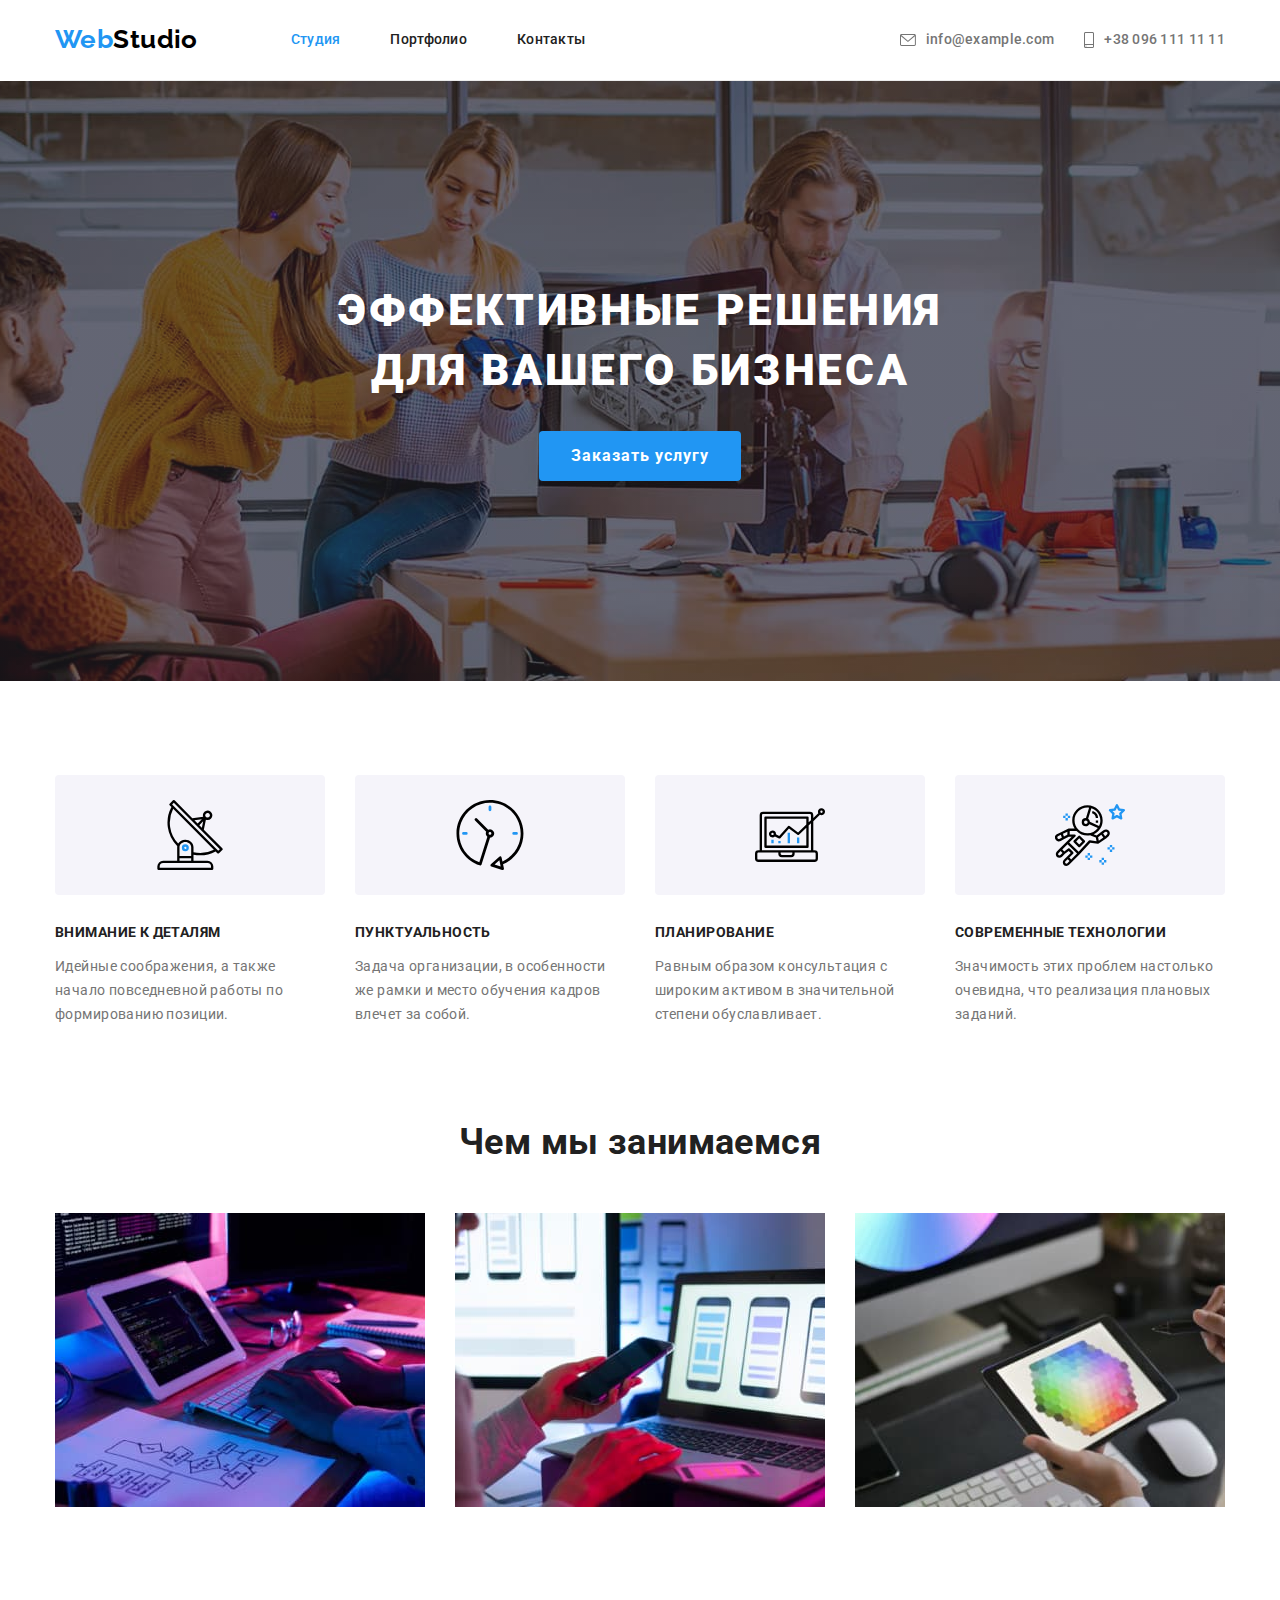
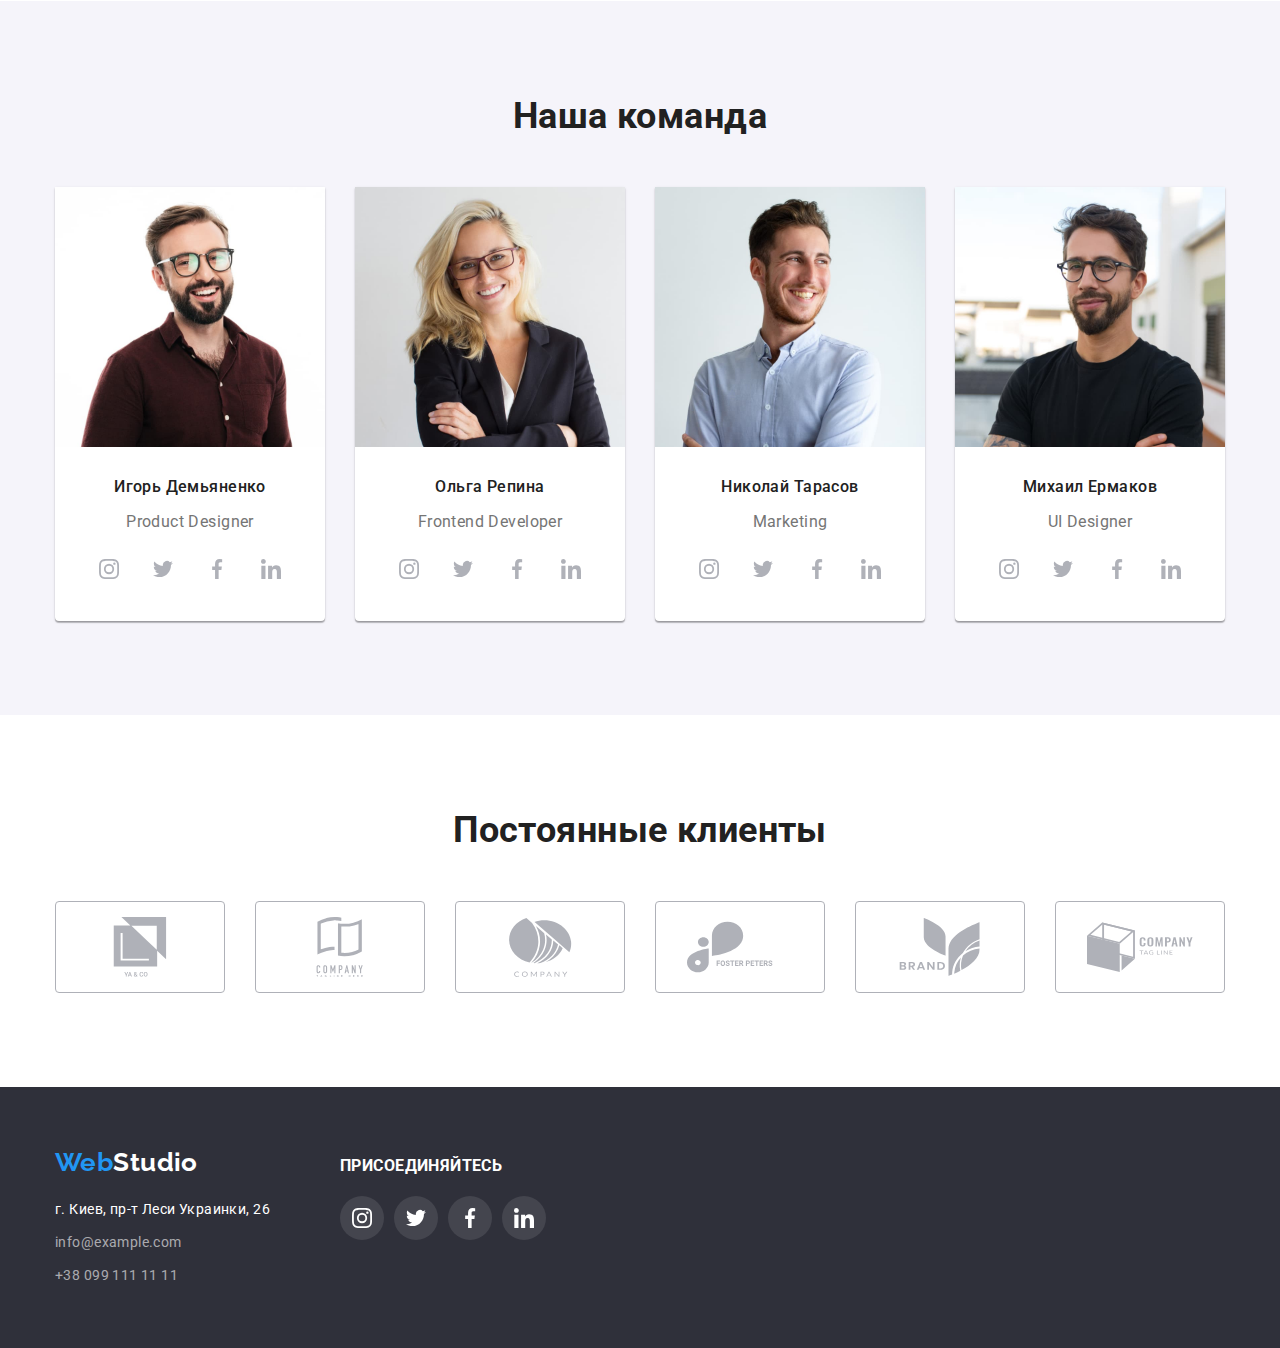
<file: index.html>
<!DOCTYPE html>
<html lang="ru">
  <head>
    <meta charset="UTF-8" />
    <meta http-equiv="X-UA-Compatible" content="IE=edge" />
    <meta name="viewport" content="width=device-width, initial-scale=1.0" />
    <link
      href="https://fonts.googleapis.com/css2?family=Raleway:wght@700&family=Roboto:wght@400;500;700;900&display=swap"
      rel="stylesheet"
    />
    <link
      rel="stylesheet"
      href="https://cdnjs.cloudflare.com/ajax/libs/modern-normalize/1.1.0/modern-normalize.min.css"
    />
    <link rel="stylesheet" href="./css/style.css" />
    <title>Document</title>
  </head>

  <body>
    <!--ШАПКА-->

    <header>
      <div class="container main-nav">
        <nav class="logo-nav">
          <a href="./index.html" lang="en" class="logo"
            ><span class="logo-color">Web</span>Studio</a
          >
          <ul class="site-nav list">
            <li class="item"><a href="./index.html" class="link current">Студия</a></li>
            <li class="item"><a href="./portfolio.html" class="link">Портфолио</a></li>
            <li class="item"><a href="#" class="link">Контакты</a></li>
          </ul>
        </nav>

        <ul class="auth-nav list">
          <li class="item">
            <a class="contact-list" href="mailto:info@devstudio.com">
              <svg class="contact-icon" aria-hidden="true" width="16" height="12">
                <use href="./images/icons.svg.svg#icon-envelope"></use>
              </svg>
              info@example.com
            </a>
          </li>
          <li class="item">
            <a class="contact-list" href="tel:+380961111111">
              <svg class="contact-icon" aria-hidden="true" width="10" height="16">
                <use href="./images/icons.svg.svg#icon-smartphone"></use>
              </svg>
              +38 096 111 11 11
            </a>
          </li>
        </ul>
      </div>
    </header>

    <!--Контент-->

    <main>
      <!-- Герой-->

      <section class="hero">
        <h1 class="title">Эффективные решения для вашего бизнеса</h1>
        <button type="button" class="button">Заказать услугу</button>
      </section>

      <!--Особенности-->

      <section class="section">
        <div class="container">
          <h2 class="visually-hidden">Особенности</h2>
          <ul class="list features">
            <li class="item">
              <div class="icon-item">
                <svg class="icon-features">
                  <use href="./images/icons.svg.svg#icon-antenna"></use>
                </svg>
              </div>
              <h3 class="features-list">Внимание к деталям</h3>
              <p class="text">
                Идейные соображения, а также начало повседневной работы по формированию позиции.
              </p>
            </li>
            <li class="item">
              <div class="icon-item">
                <svg class="icon-features">
                  <use href="./images/icons.svg.svg#icon-clock" width="70" height="70"></use>
                </svg>
              </div>
              <h3 class="features-list">Пунктуальность</h3>
              <p class="text">
                Задача организации, в особенности же рамки и место обучения кадров влечет за собой.
              </p>
            </li>
            <li class="item">
              <div class="icon-item">
                <svg class="icon-features">
                  <use href="./images/icons.svg.svg#icon-diagram" width="70" height="70"></use>
                </svg>
              </div>
              <h3 class="features-list">Планирование</h3>
              <p class="text">
                Равным образом консультация с широким активом в значительной степени обуславливает.
              </p>
            </li>
            <li class="item">
              <div class="icon-item">
                <svg class="icon-features">
                  <use href="./images/icons.svg.svg#icon-astronaut" width="70" height="70"></use>
                </svg>
              </div>
              <h3 class="features-list">Современные технологии</h3>
              <p class="text">
                Значимость этих проблем настолько очевидна, что реализация плановых заданий.
              </p>
            </li>
          </ul>
        </div>
      </section>

      <!--Чем мы занимаемся-->

      <section class="section-box">
        <div class="container">
          <h2 class="section-title">Чем мы занимаемся</h2>
          <ul class="list image">
            <li class="item">
              <img src="./images/img_6.jpg" alt="набор тексту на клавиатуре" width="370" />
            </li>
            <li class="item">
              <img src="./images/img_5.jpg" alt="робота за ноутбуком" width="370" />
            </li>
            <li class="item">
              <img src="./images/img_0.jpg" alt="планшет з гамой цветов" width="370" />
            </li>
          </ul>
        </div>
      </section>

      <!--Наша команда-->

      <section class="team-box">
        <div class="container">
          <h2 class="section-title team-name">Наша команда</h2>
          <ul class="list team">
            <li class="element-team">
              <img src="./images/img_1.jpg" alt="Работник 1" width="270" height="260" />
              <div class="team-title">
                <h3 class="section-name">Игорь Демьяненко</h3>
                <p lang="en" class="position">Product Designer</p>
                <ul class="list social-list-team">
                  <li class="social-link-team">
                    <a href="#" class="area-icon-team" aria-label="Ссылка на instagram">
                      <svg class="social-logo-team">
                        <use href="./images/icons.svg.svg#icon-instagram"></use>
                      </svg>
                    </a>
                  </li>
                  <li class="social-link-team">
                    <a href="#" class="area-icon-team" aria-label="Ссылка на twitter">
                      <svg class="social-logo-team">
                        <use href="./images/icons.svg.svg#icon-twitter"></use>
                      </svg>
                    </a>
                  </li>
                  <li class="social-link-team">
                    <a href="#" class="area-icon-team" aria-label="Ссылка на facebook">
                      <svg class="social-logo-team">
                        <use href="./images/icons.svg.svg#icon-facebook"></use>
                      </svg>
                    </a>
                  </li>
                  <li class="social-link-team">
                    <a href="#" class="area-icon-team" aria-label="Ссылка на linkedin">
                      <svg class="social-logo-team">
                        <use href="./images/icons.svg.svg#icon-linkedin"></use>
                      </svg>
                    </a>
                  </li>
                </ul>
              </div>
            </li>
            <li class="element-team">
              <img src="./images/img_2.jpg" alt="Работник 2" width="270" height="260" />
              <div class="team-title">
                <h3 class="section-name">Ольга Репина</h3>
                <p lang="en" class="position">Frontend Developer</p>
                <ul class="list social-list-team">
                  <li class="social-link-team">
                    <a href="#" class="area-icon-team" aria-label="Ссылка на instagram">
                      <svg class="social-logo-team">
                        <use href="./images/icons.svg.svg#icon-instagram"></use>
                      </svg>
                    </a>
                  </li>
                  <li class="social-link-team">
                    <a href="#" class="area-icon-team" aria-label="Ссылка на twitter">
                      <svg class="social-logo-team">
                        <use href="./images/icons.svg.svg#icon-twitter"></use>
                      </svg>
                    </a>
                  </li>
                  <li class="social-link-team">
                    <a href="#" class="area-icon-team" aria-label="Ссылка на facebook">
                      <svg class="social-logo-team">
                        <use href="./images/icons.svg.svg#icon-facebook"></use>
                      </svg>
                    </a>
                  </li>
                  <li class="social-link-team">
                    <a href="#" class="area-icon-team" aria-label="Ссылка на linkedin">
                      <svg class="social-logo-team">
                        <use href="./images/icons.svg.svg#icon-linkedin"></use>
                      </svg>
                    </a>
                  </li>
                </ul>
              </div>
            </li>
            <li class="element-team">
              <img src="./images/img_3.jpg" alt="Работник 3" width="270" height="260" />
              <div class="team-title">
                <h3 class="section-name">Николай Тарасов</h3>
                <p lang="en" class="position">Marketing</p>
                <ul class="list social-list-team">
                  <li class="social-link-team">
                    <a href="#" class="area-icon-team" aria-label="Ссылка на instagram">
                      <svg class="social-logo-team">
                        <use href="./images/icons.svg.svg#icon-instagram"></use>
                      </svg>
                    </a>
                  </li>
                  <li class="social-link-team">
                    <a href="#" class="area-icon-team" aria-label="Ссылка на twitter">
                      <svg class="social-logo-team">
                        <use href="./images/icons.svg.svg#icon-twitter"></use>
                      </svg>
                    </a>
                  </li>
                  <li class="social-link-team">
                    <a href="#" class="area-icon-team" aria-label="Ссылка на facebook">
                      <svg class="social-logo-team">
                        <use href="./images/icons.svg.svg#icon-facebook"></use>
                      </svg>
                    </a>
                  </li>
                  <li class="social-link-team">
                    <a href="#" class="area-icon-team" aria-label="Ссылка на linkedin">
                      <svg class="social-logo-team">
                        <use href="./images/icons.svg.svg#icon-linkedin"></use>
                      </svg>
                    </a>
                  </li>
                </ul>
              </div>
            </li>
            <li class="element-team">
              <img src="./images/img_4.jpg" alt="Работник 4" width="270" height="260" />
              <div class="team-title">
                <h3 class="section-name">Михаил Ермаков</h3>
                <p lang="en" class="position">UI Designer</p>
                <ul class="list social-list-team">
                  <li class="social-link-team">
                    <a href="#" class="area-icon-team" aria-label="Ссылка на instagram">
                      <svg class="social-logo-team">
                        <use href="./images/icons.svg.svg#icon-instagram"></use>
                      </svg>
                    </a>
                  </li>
                  <li class="social-link-team">
                    <a href="#" class="area-icon-team" aria-label="Ссылка на twitter">
                      <svg class="social-logo-team">
                        <use href="./images/icons.svg.svg#icon-twitter"></use>
                      </svg>
                    </a>
                  </li>
                  <li class="social-link-team">
                    <a href="#" class="area-icon-team" aria-label="Ссылка на facebook">
                      <svg class="social-logo-team">
                        <use href="./images/icons.svg.svg#icon-facebook"></use>
                      </svg>
                    </a>
                  </li>
                  <li class="social-link-team">
                    <a href="#" class="area-icon-team" aria-label="Ссылка на linkedin">
                      <svg class="social-logo-team">
                        <use href="./images/icons.svg.svg#icon-linkedin"></use>
                      </svg>
                    </a>
                  </li>
                </ul>
              </div>
            </li>
          </ul>
        </div>
      </section>

      <!--Клиенты-->

      <section class="section">
        <div class="container">
          <h2 class="section-title">Постоянные клиенты</h2>
          <ul class="client-list">
            <li class="list client">
              <a href="#" class="item-client">
                <svg class="client-logo">
                  <use href="./images/icons.svg.svg#icon-Union"></use>
                </svg>
              </a>
            </li>
            <li class="list client">
              <a href="#" class="item-client">
                <svg class="client-logo">
                  <use href="./images/icons.svg.svg#icon-group_5"></use>
                </svg>
              </a>
            </li>
            <li class="list client">
              <a href="#" class="item-client">
                <svg class="client-logo">
                  <use href="./images/icons.svg.svg#icon-group_1"></use>
                </svg>
              </a>
            </li>
            <li class="list client">
              <a href="#" class="item-client">
                <svg class="client-logo">
                  <use href="./images/icons.svg.svg#icon-group_2"></use>
                </svg>
              </a>
            </li>
            <li class="list client">
              <a href="#" class="item-client">
                <svg class="client-logo">
                  <use href="./images/icons.svg.svg#icon-group_3"></use>
                </svg>
              </a>
            </li>
            <li class="list client">
              <a href="#" class="item-client">
                <svg class="client-logo">
                  <use href="./images/icons.svg.svg#icon-group_4"></use>
                </svg>
              </a>
            </li>
          </ul>
        </div>
      </section>
    </main>

    <!--Подвал-->

    <footer class="footer">
      <div class="container footer-list">
        <div class="footer-nav">
          <a href="./index.html" lang="en" class="logo-footer"
            ><span class="logo-color">Web</span>Studio</a
          >

          <address>
            <ul class="list">
              <li class="item">
                <a
                  href="https://goo.gl/maps/piqngm7oDQpEDh6u6"
                  target="_blank"
                  rel="noopener nofollow noreferrer"
                  class="map"
                >
                  г. Киев, пр-т Леси Украинки, 26
                </a>
              </li>
              <li class="item">
                <a href="mailto:info@example.com" class="contacts">info@example.com</a>
              </li>
              <li class="item">
                <a href="tel:+380991111111" class="contacts">+38 099 111 11 11</a>
              </li>
            </ul>
          </address>
        </div>
        <div class="socials">
          <h3 class="socials-title">присоединяйтесь</h3>
          <ul class="list social-list">
            <li class="social-link">
              <a href="#" class="area-icon" aria-label="Ссылка на instagram">
                <svg class="social-logo">
                  <use href="./images/icons.svg.svg#icon-instagram"></use>
                </svg>
              </a>
            </li>
            <li class="social-link">
              <a href="#" class="area-icon" aria-label="Ссылка на twitter">
                <svg class="social-logo">
                  <use href="./images/icons.svg.svg#icon-twitter"></use>
                </svg>
              </a>
            </li>
            <li class="social-link">
              <a href="#" class="area-icon" aria-label="Ссылка на facebook">
                <svg class="social-logo">
                  <use href="./images/icons.svg.svg#icon-facebook"></use>
                </svg>
              </a>
            </li>
            <li class="social-link">
              <a href="#" class="area-icon" aria-label="Ссылка на linkedin">
                <svg class="social-logo">
                  <use href="./images/icons.svg.svg#icon-linkedin"></use>
                </svg>
              </a>
            </li>
          </ul>
        </div>
      </div>
    </footer>
  </body>
</html>
</file>
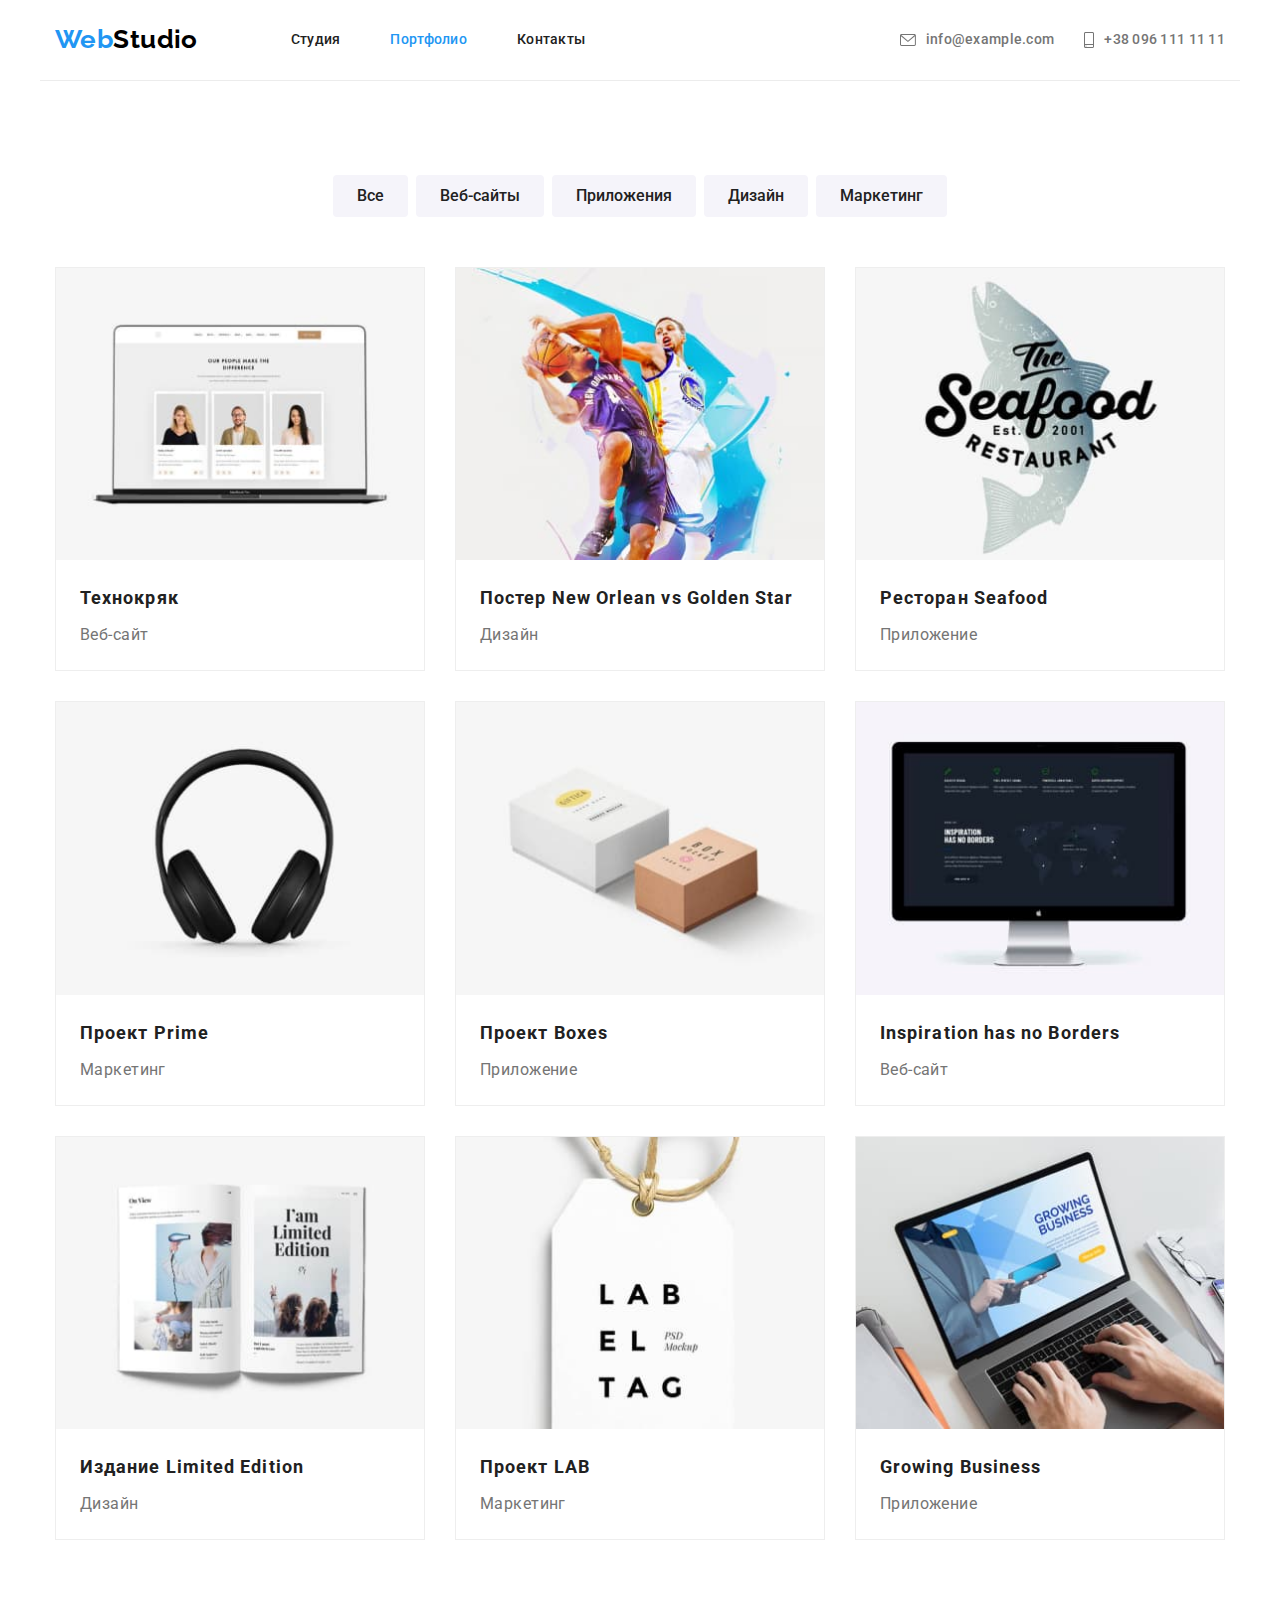
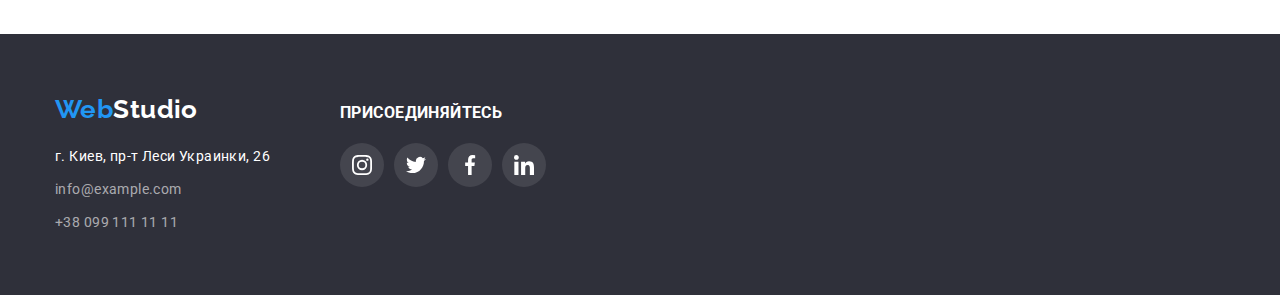
<file: portfolio.html>
<!DOCTYPE html>
<html lang="ru">
  <head>
    <meta charset="UTF-8" />
    <meta http-equiv="X-UA-Compatible" content="IE=edge" />
    <meta name="viewport" content="width=device-width, initial-scale=1.0" />
    <link
      href="https://fonts.googleapis.com/css2?family=Raleway:wght@700&family=Roboto:wght@400;500;700;900&display=swap"
      rel="stylesheet"
    />
    <link
      rel="stylesheet"
      href="https://cdnjs.cloudflare.com/ajax/libs/modern-normalize/1.1.0/modern-normalize.min.css"
    />
    <link rel="stylesheet" href="./css/style.css" />
    <title>Document</title>
  </head>

  <body>
    <!--ШАПКА-->

    <header>
      <div class="container main-nav">
        <nav class="logo-nav">
          <a href="./index.html" lang="en" class="logo"
            ><span class="logo-color">Web</span>Studio</a
          >
          <ul class="site-nav list">
            <li class="item"><a href="./index.html" class="link">Студия</a></li>
            <li class="item"><a href="./portfolio.html" class="link current">Портфолио</a></li>
            <li class="item"><a href="#" class="link">Контакты</a></li>
          </ul>
        </nav>

        <ul class="auth-nav list">
          <li class="item">
            <a class="contact-list" href="mailto:info@devstudio.com">
              <svg class="contact-icon" aria-hidden="true" width="16" height="12">
                <use href="./images/icons.svg.svg#icon-envelope"></use>
              </svg>
              info@example.com
            </a>
          </li>
          <li class="item">
            <a class="contact-list" href="tel:+380961111111">
              <svg class="contact-icon" aria-hidden="true" width="10" height="16">
                <use href="./images/icons.svg.svg#icon-smartphone"></use>
              </svg>
              +38 096 111 11 11
            </a>
          </li>
        </ul>
      </div>
    </header>

    <!--Контент-->

    <main>
      <section class="section">
        <div class="container">
          <h1 class="visually-hidden">Наше Портфолио</h1>
          <ul class="list button-item">
            <li class="item">
              <button type="button" class="button-portfolio active">Все</button>
            </li>
            <li class="item">
              <button type="button" class="button-portfolio">Веб-сайты</button>
            </li>
            <li class="item">
              <button type="button" class="button-portfolio">Приложения</button>
            </li>
            <li class="item">
              <button type="button" class="button-portfolio">Дизайн</button>
            </li>
            <li class="item">
              <button type="button" class="button-portfolio">Маркетинг</button>
            </li>
          </ul>

          <!--cards-->

          <ul class="list cards">
            <li class="element">
              <a class="element-item link" href="#">
                <img src="./images/portfolio/img_1.jpg" alt="открыть ноутбук" width="370" />
                <div class="card-title">
                  <h2 class="works">Технокряк</h2>
                  <p class="work-program">Веб-сайт</p>
                </div>
              </a>
            </li>
            <li class="element">
              <a class="element-item link" href="#">
                <img src="./images/portfolio/img_2.jpg" alt="игроки в баскетбол" width="370" />
                <div class="card-title">
                  <h2 class="works">Постер New Orlean vs Golden Star</h2>
                  <p class="work-program">Дизайн</p>
                </div>
              </a>
            </li>
            <li class="element">
              <a class="element-item link" href="#">
                <img src="./images/portfolio/img_3.jpg" alt="логотип с рыбой" width="370" />
                <div class="card-title">
                  <h2 class="works">Ресторан Seafood</h2>
                  <p class="work-program">Приложение</p>
                </div>
              </a>
            </li>
            <li class="element">
              <a class="element-item link" href="#">
                <img src="./images/portfolio/img_4.jpg" alt="студийные наушники" width="370" />
                <div class="card-title">
                  <h2 class="works">Проект Prime</h2>
                  <p class="work-program">Маркетинг</p>
                </div>
              </a>
            </li>
            <li class="element">
              <a class="element-item link" href="#">
                <img src="./images/portfolio/img_5.jpg" alt="две коробки" width="370" />
                <div class="card-title">
                  <h2 class="works">Проект Boxes</h2>
                  <p class="work-program">Приложение</p>
                </div>
              </a>
            </li>
            <li class="element">
              <a class="element-item link" href="#">
                <img src="./images/portfolio/img_6.jpg" alt="монитор MAC" width="370" />
                <div class="card-title">
                  <h2 class="works">Inspiration has no Borders</h2>
                  <p class="work-program">Веб-сайт</p>
                </div>
              </a>
            </li>
            <li class="element">
              <a class="element-item link" href="#">
                <img src="./images/portfolio/img_7.jpg" alt="открытый журнал" width="370" />
                <div class="card-title">
                  <h2 class="works">Издание Limited Edition</h2>
                  <p class="work-program">Дизайн</p>
                </div>
              </a>
            </li>
            <li class="element">
              <a class="element-item link" href="#">
                <img src="./images/portfolio/img_8.jpg" alt="бирка" width="370" />
                <div class="card-title">
                  <h2 class="works">Проект LAB</h2>
                  <p class="work-program">Маркетинг</p>
                </div>
              </a>
            </li>
            <li class="element">
              <a class="element-item link" href="#">
                <img src="./images/portfolio/img_9.jpg" alt="работа за ноутбуком" width="370" />
                <div class="card-title">
                  <h2 class="works">Growing Business</h2>
                  <p class="work-program">Приложение</p>
                </div>
              </a>
            </li>
          </ul>
        </div>
      </section>
    </main>

    <!--Підвал-->

    <footer class="footer">
      <div class="container footer-list">
        <div class="footer-nav">
          <a href="./index.html" lang="en" class="logo-footer"
            ><span class="logo-color">Web</span>Studio</a
          >

          <address>
            <ul class="list">
              <li class="item">
                <a
                  href="https://goo.gl/maps/piqngm7oDQpEDh6u6"
                  target="_blank"
                  rel="noopener nofollow noreferrer"
                  class="map"
                >
                  г. Киев, пр-т Леси Украинки, 26
                </a>
              </li>
              <li class="item">
                <a href="mailto:info@example.com" class="contacts">info@example.com</a>
              </li>
              <li class="item">
                <a href="tel:+380991111111" class="contacts">+38 099 111 11 11</a>
              </li>
            </ul>
          </address>
        </div>
        <div class="socials">
          <h3 class="socials-title">присоединяйтесь</h3>
          <ul class="list social-list">
            <li class="social-link">
              <a href="#" class="area-icon" aria-label="Ссылка на instagram">
                <svg class="social-logo">
                  <use href="./images/icons.svg.svg#icon-instagram"></use>
                </svg>
              </a>
            </li>
            <li class="social-link">
              <a href="#" class="area-icon" aria-label="Ссылка на twitter">
                <svg class="social-logo">
                  <use href="./images/icons.svg.svg#icon-twitter"></use>
                </svg>
              </a>
            </li>
            <li class="social-link">
              <a href="#" class="area-icon" aria-label="Ссылка на facebook">
                <svg class="social-logo">
                  <use href="./images/icons.svg.svg#icon-facebook"></use>
                </svg>
              </a>
            </li>
            <li class="social-link">
              <a href="#" class="area-icon" aria-label="Ссылка на linkedin">
                <svg class="social-logo">
                  <use href="./images/icons.svg.svg#icon-linkedin"></use>
                </svg>
              </a>
            </li>
          </ul>
        </div>
      </div>
    </footer>
  </body>
</html>
</file>
<file: css/style.css>
:root{
--primary-text-color: #757575;
--title-text-color: #212121;
--accent-color: #2196F3;
--primery-white-color: #FFFFFF;
--secondery-bgc-black: #2F303A;
--section-bgc-grey: #F5F4FA;
}


body{
background-color: var(--primery-white-color);
color: var(--primary-text-color);
font-family: 'Roboto';
font-size: 14px;
line-height: 1.14;
letter-spacing: 0.03em;
}

html {
    box-sizing: border-box;
}

*,
*::after,
*::before {
    box-sizing: inherit;
}

/* Стили для обнуления верхних отступов у элементов */
h1,
h2,
h3,
h4,
h5,
h6,
p {
    margin-top: 0;
}

/* Класс для обнуления базовых свойств у списков (ul) */
.list {
    list-style: none;
    padding-left: 0;
    margin: 0;
}

/* Класс для обнуления базовых свойств у ссылок */
.link {
    text-decoration: none;
    color: inherit;
}

/* Свойства для корректного отображения картинок */
img {
    display: block;
    max-width: 100%;
    height: auto;
}

/* Свойства для обнуления курсива у address */
address {
    font-style: normal;
}

.container {
    margin-left: auto;
    margin-right: auto;
    width: 1200px;
    padding-left: 15px;
    padding-right: 15px;
}

/* .section-box .hero{
margin-bottom: 94px;
} */

/* ШАПКА */

.main-nav{
display: flex;
align-items: center;
justify-content: space-between;
border-bottom: 1px solid #ECECEC;
}

.logo{
padding-top: 24px;
padding-bottom: 25px;

color: #000000;

font-family: 'Raleway', sans-serif;  
font-weight: 700;
font-size: 26px;
line-height: 1.19;
text-decoration: none;
}

.logo-color{
color: var(--accent-color);
font-family: 'Raleway', sans-serif;
font-weight: 700;
font-size: 26px;
line-height: 1.19;
text-decoration: none;
}

.logo .logo-color:hover,
.logo .logo-color:focus{
color: var(--accent-color);
}

.logo-nav{
display: flex;
align-items: center;
}

.site-nav{
display: flex;
margin-left: 93px;
}

.site-nav .item+ .item{
margin-left: 50px;
}


.site-nav .link{
display: block;
padding-top: 32px;
padding-bottom: 32px;

color: var(--title-text-color);

font-weight: 500;
letter-spacing: 0.02em;
text-decoration: none;
}

.site-nav .link:hover,
.site-nav .link:focus{
color: var(--accent-color);

}
.site-nav .link.current{
color: var(--accent-color);}

.auth-nav{
display: flex;
align-items: center;
}

.auth-nav .item+ .item{
margin-left: 30px;
}

.auth-nav a{
display: flex;
padding-top: 32px;
padding-bottom: 32px;

color: var(--primary-text-color);

font-weight: 500;
letter-spacing: 0.02em;
text-decoration: none;
}

.auth-nav a:hover,
.auth-nav a:focus{
color: var(--accent-color);
}

.contact-list:hover .contact-icon,
.contact-list:focus .contact-icon{
fill: var(--accent-color);
}

.contact-list{
    align-items: center;
}

.contact-icon{
justify-content: center;
align-items: center;
margin-right: 10px;
fill: var(--primary-text-color);}

/* ГЕРОЙ */

.visually-hidden {
    position: absolute;
    width: 1px;
    height: 1px;
    margin: -1px;
    border: 0;
    padding: 0;

    white-space: nowrap;
    clip-path: inset(100%);
    clip: rect(0 0 0 0);
    overflow: hidden;
}

.hero{
text-align: center;
padding: 200px 0;
color: var(--primery-white-color);
max-width: 1600px;
height: 600px;
margin-left: auto;
margin-right: auto;
background-image:linear-gradient(to right, rgba(47, 48, 58, 0.4), rgba(47, 48, 58, 0.4)),
url('../images/office.jpg');
background-color: #C4C4C4;
background-size: cover;
background-repeat: no-repeat;
background-position: center;
}


.title {
width: 693px;
margin-right: auto;
margin-left: auto;
margin-top: 0;
margin-bottom: 30px;

color: var(--primery-white-color);
font-weight: 900;
font-size: 44px;
line-height: 1.36;
text-align: center;
letter-spacing: 0.06em;
text-transform: uppercase;
}

.button{
border-radius: 4px;
padding: 10px 32px;
border-color: var(--accent-color);
border: none;

color: var(--primery-white-color);
background-color: var(--accent-color);

font-family: inherit;
font-weight: 700;
font-size: 16px;
line-height: 1.88;
align-items: center;
text-align: center;
letter-spacing: 0.06em;
cursor: pointer;
}

.button:hover,
.button:focus{
background-color: #188CE8;
}


/* Особенности*/
.section{
padding: 94px 0;
}

.features{
display: flex;
}

.icon-item{
    display: flex;
width: 270px;
height: 120px;
    margin-left: auto;
    margin-right: auto;
    margin-bottom: 30px;
   background-color: var(--section-bgc-grey);
    border-radius: 4px;
    justify-content: center;
    align-items: center;
}

.icon-features{
width: 70px;
height: 70px;
}

.features .item+ .item{
margin-left: 30px;
}

.features-list{
color:var(--title-text-color);
font-size: 14px;
font-weight: 700;
text-transform: uppercase;
}

.text{
margin-top: 0px;
margin-bottom: 0px;
color: var(--primary-text-color);
line-height: 1.71;
}

/*Чем мы занимаемся*/

.section-box{
padding-bottom: 94px;
}

.image{
display: flex;
margin-top: 50px;
}

.image .item{
margin-left: auto;
margin-right: auto;

}
.image .item+.item {
    margin-left: 30px;
}

.section-title{
margin-bottom: 0px;

color: var(--title-text-color);
font-weight: 700;
font-size: 36px;
line-height: 1.17;
text-align: center;
}

/*Наша команда*/

.team-box{
    padding: 94px 0;
background-color: var(--section-bgc-grey);
}

.team{
display: flex;

}
.team-name{
margin-bottom: 50px;
}

.element-team{
box-shadow: 0px 1px 3px rgba(0, 0, 0, 0.12), 0px 1px 1px rgba(0, 0, 0, 0.14), 0px 2px 1px rgba(0, 0, 0, 0.2);
border-radius: 0px 0px 4px 4px;

background-color: var(--primery-white-color);
}

.team .element-team+.element-team{
    margin-left: 30px;
}

.section-name {
color: var(--title-text-color);
font-weight: 500;
font-size: 16px;
line-height: 1.19;
text-align: center;}

.team-title{
padding: 30px 0;
}

.position{
font-size: 16px;
line-height: 1.19;
text-align: center;
margin-bottom: 0px;
}

.social-list-team{
display: flex;
justify-content: center;
margin-top: 16px;
}

.social-list-team .social-link-team+.social-link-team {
    margin-left: 10px;
}

.social-logo-team {
    width: 20px;
    height: 20px;
    
}

.area-icon-team {
    display: flex;
    width: 44px;
    height: 44px;
    background: var(--primery-white-color);
    border-radius: 50%;
    background-size: 20px;
    justify-content: center;
    align-items: center;
    fill: #AFB1B8;
}

.area-icon-team:hover,
.area-icon-team:focus{
background: var(--accent-color);
fill: var(--primery-white-color);
}


/* Клиенты */



.client-list{
display: flex;
margin-top: 50px;
margin-bottom: 0px;
padding: 0px;
}

.client-list .client+.client{
margin-left: 30px;
}

.item-client{
display: flex;
width: 170px;
height: 92px;
    margin-left: auto;
    margin-right: auto;
    border: 1px solid #AFB1B8;
    border-radius: 4px;
    justify-content: center;
    align-items: center;
    fill: #AFB1B8;
}


.client-logo{
width: 106px;
height: 60px;

}

.item-client:hover,
.item-client:focus{
border:1px solid var(--accent-color);
fill: var(--accent-color);}


/* Подвал */


.footer{
padding: 60px 0;
background-color: var(--secondery-bgc-black);
}
.container.footer-list{
display: flex;
align-items: baseline;
}

.map{
color:var(--primery-white-color);
line-height: 1.71;
}


.contacts{
color: rgba(255, 255, 255, 0.6);
line-height: 1.71;  
}

.contacts:hover,
.contacts:focus{
color: var(--accent-color);
}

.map, .contacts{
font-style: normal;
text-decoration: none;
}



.logo-footer{
display: inline-block;
margin-bottom: 20px;

color: var(--primery-white-color);
font-family: 'Raleway', sans-serif;
font-weight: 700;
font-size: 26px;
line-height: 1.19;
text-decoration: none;
}

.footer .item+ .item{
margin-top: 9px;}

.socials-title{
margin-bottom: 20px;
font-weight: 700;
text-transform: uppercase;

color: #FFFFFF;
}

.socials{
display: flex;
flex-direction: column;
margin-left: 70px;
}

.social-list{
display: flex;

}
.social-list .social-link+.social-link{
margin-left: 10px;
}

.social-logo{
width: 20px;
height: 20px;
fill: var(--primery-white-color);
}


.area-icon{
display: flex;
width: 44px;
    height: 44px;
    background: rgba(255, 255, 255, 0.1);
    border-radius: 50%;
    background-size: 20px;
    justify-content: center;
    align-items: center;
}

.area-icon:hover,
.area-icon:focus{
background: var(--accent-color);
}


/* portfolio */

.button-portfolio {
padding: 6px 22px;
color: var(--title-text-color);
background-color: var(--section-bgc-grey);
font-family: inherit;
font-weight: 500;
font-size: 16px;
line-height: 1.62;
text-align: center;
cursor: pointer;
border-radius: 4px;
border-color: transparent;
}

.button-portfolio:hover,
.button-portfolio:focus{
color: var(--primery-white-color);
background-color: var(--accent-color);
box-shadow: 0px 3px 1px rgba(0, 0, 0, 0.1), 0px 1px 2px rgba(0, 0, 0, 0.08), 0px 2px 2px rgba(0, 0, 0, 0.12);
}

.button-portfolio:active{
background-color: var(--accent-color);
color: var(--primery-white-color);
box-shadow: 0px 3px 1px rgba(0, 0, 0, 0.1), 0px 1px 2px rgba(0, 0, 0, 0.08), 0px 2px 2px rgba(0, 0, 0, 0.12);
}

.works {
margin-bottom: 4px;

color: var(--title-text-color);
font-weight: 700;
font-size: 18px;
line-height: 2;
letter-spacing: 0.06em;
}

.work-program{
font-size: 16px;
line-height: 1.88;
margin-bottom: 0px;
}

.cards .work-program.works{
display: flex;
justify-content: end;
}

.cards{
display: flex;
flex-wrap: wrap;
}

.element{
width: calc((100% - 60px) / 3);
margin-right: 30px;
margin-bottom: 30px;

}
.element-item{
display: block;
border: 1px solid #EEEEEE;
}

 .element-item:hover,
 .element-item:focus{
box-shadow: 0px 1px 1px rgba(0, 0, 0, 0.12), 0px 4px 4px rgba(0, 0, 0, 0.06), 1px 4px 6px rgba(0, 0, 0, 0.16);
}

.element:nth-child(3n){
margin-right: 0px;
}

.element:nth-last-child(-n + 3){
margin-bottom: 0px;
}

.card-title{
padding: 20px 24px;
}

.button-item{
display: flex;
justify-content: center;
margin-bottom: 50px;
}

.button-item .item:not(:last-child){
margin-right: 8px;
}
</file>
